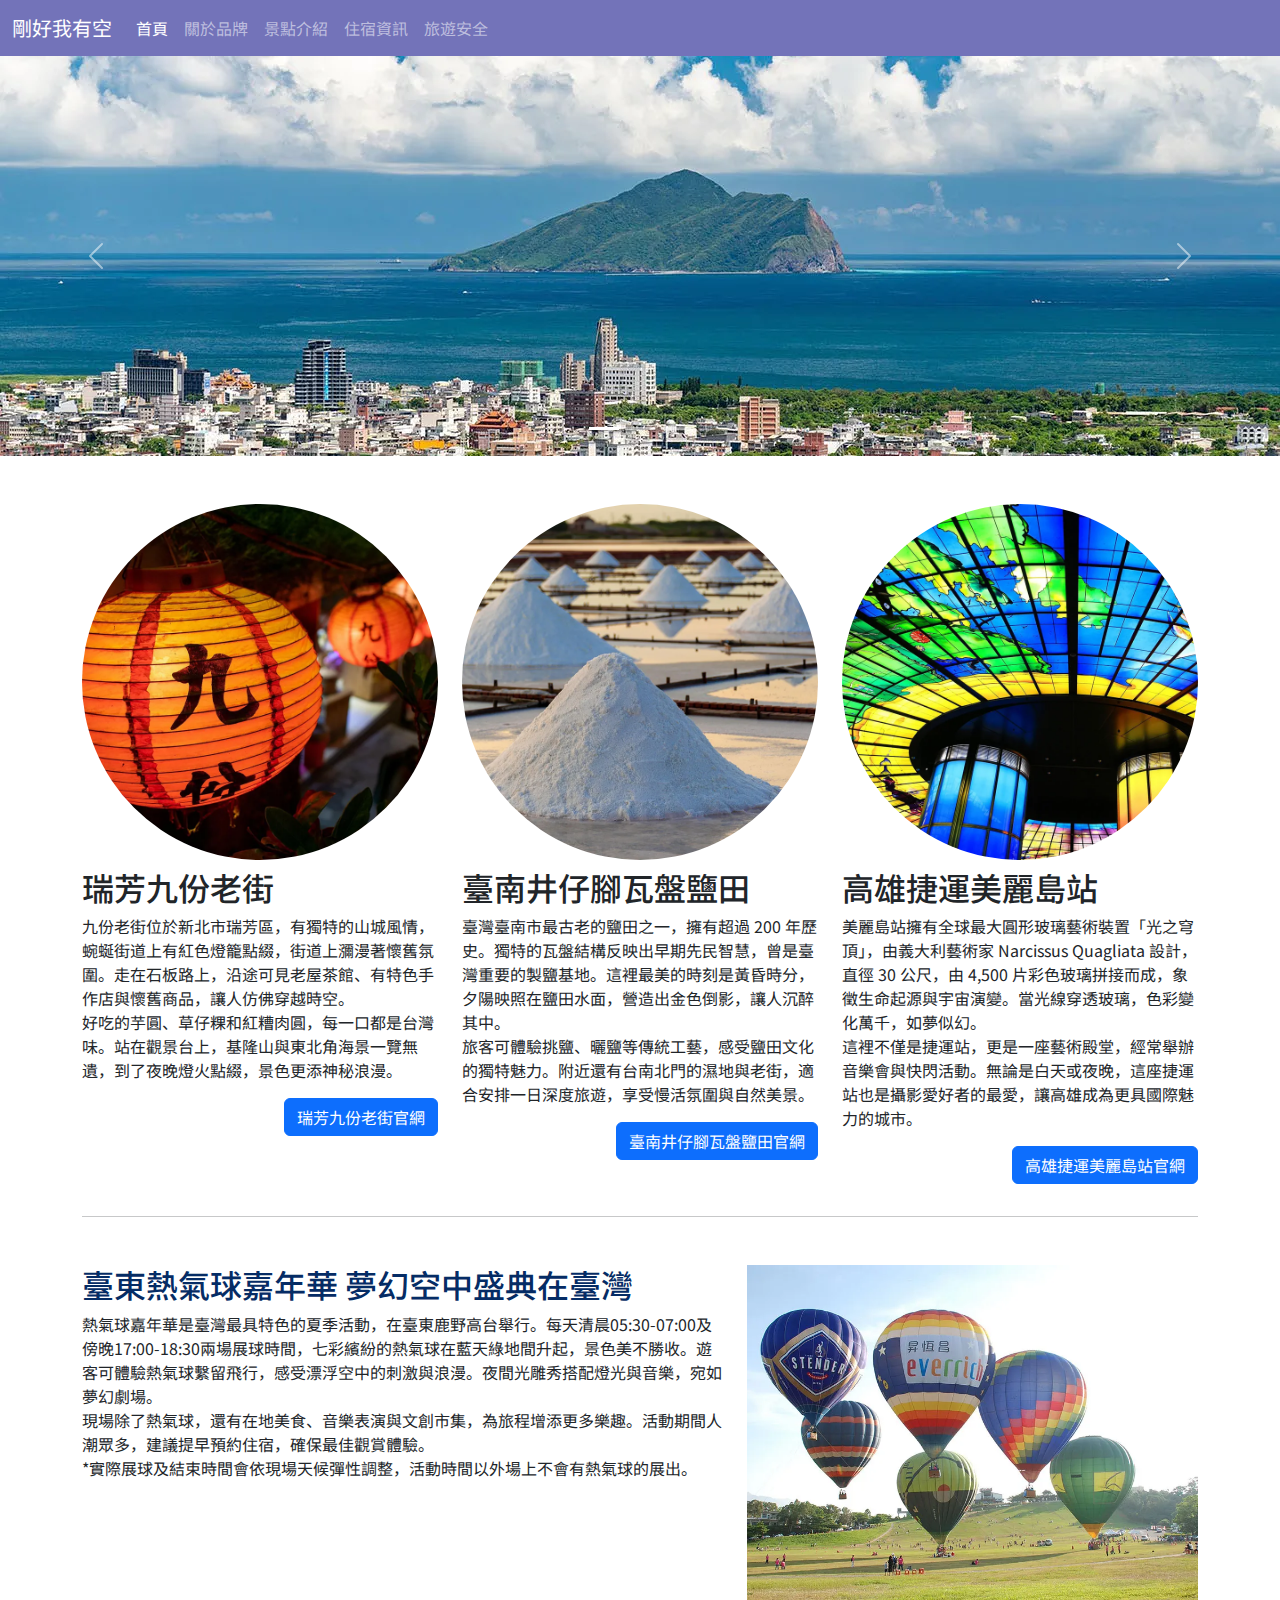
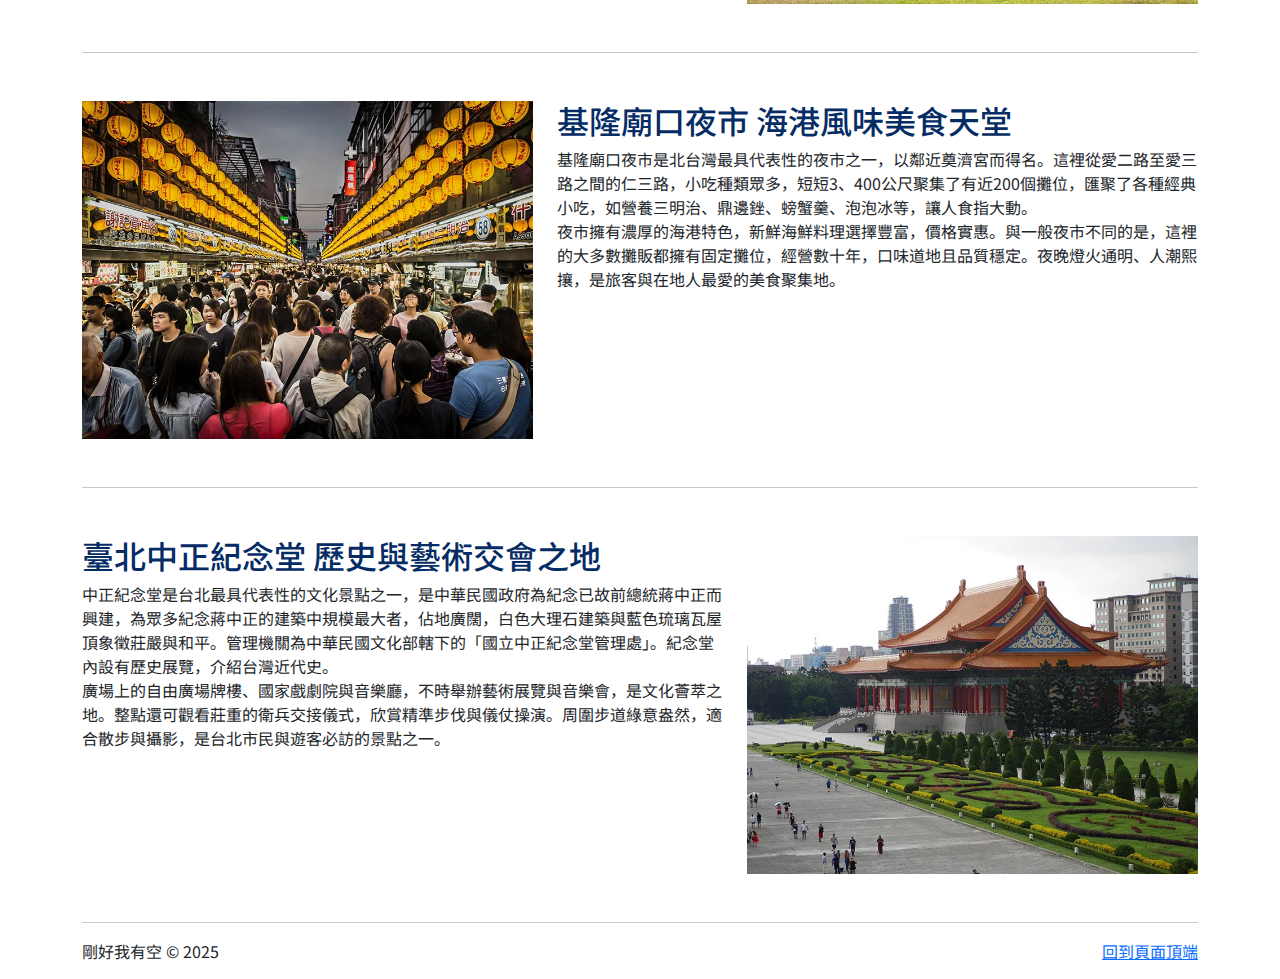
<file: index.html>
<!doctype html>
<!-- 網站/網頁所屬地區的語言為臺灣繁體中文 -->
<html lang="zh-Hant-TW">
  <head>
    <!-- 網頁文字內容編碼 -->
    <meta charset="utf-8">
    <meta name="author" content="剛好我有空">
    <meta name="description" content="臺南瓦盤鹽田擁有 200 年歷史，夕陽映照鹽田水面，旅客可體驗曬鹽工藝，感受鹽田文化。九份老街紅燈籠點綴山城，品嚐芋圓與紅糟肉圓，俯瞰東北角海景，夜景更添浪漫。高雄美麗島站「光之穹頂」色彩絢爛，是攝影與藝術愛好者的天堂。臺東熱氣球嘉年華晨昏升空，美不勝收，夜間光雕秀更夢幻。基隆廟口夜市聚集海港美食，營養三明治與螃蟹羹必嚐。台北中正紀念堂莊嚴宏偉，衛兵交接儀式值得一看，文化氛圍濃厚。">
    <meta name="generator" content="Visual Studio Code">
    <meta name="keywords" content="臺南鹽田,瓦盤鹽田,台南北門,鹽田文化,九份老街,瑞芳九份,九份芋圓,草仔粿,紅糟肉圓,基隆山,東北角海景,美麗島站,光之穹頂,高雄捷運藝術,熱氣球嘉年華,鹿野高台,熱氣球繫留飛行,夜間光雕秀,基隆廟口夜市,營養三明治,鼎邊銼,螃蟹羹,泡泡冰,中正紀念堂,自由廣場,衛兵交接儀式,國家戲劇院,台北景點">
    <!-- 網站favicon -->
     <!-- RWD響應式的瀏覽者裝置螢幕尺寸偵測，再以css做排版，目前使用Bootstrap框架 -->
    <meta name="viewport" content="width=device-width, initial-scale=1">
    <title>剛好我有空-首頁</title>
    <link href="https://cdn.jsdelivr.net/npm/bootstrap@5.3.3/dist/css/bootstrap.min.css" rel="stylesheet" integrity="sha384-QWTKZyjpPEjISv5WaRU9OFeRpok6YctnYmDr5pNlyT2bRjXh0JMhjY6hW+ALEwIH" crossorigin="anonymous">
        <!-- Bootstrap CSS 內容格式化，文字大小色彩 -->
    <link rel="stylesheet" href="css/custom.css">
  </head>
  <!-- GA追蹤分析 -->

  <body>
    <!-- 首頁 -->
    <header>
      <nav class="navbar navbar-expand-lg bg-dark navbar-dark">
        <div class="container-fluid">
          <a class="navbar-brand" href="#">剛好我有空</a>
          <button class="navbar-toggler" type="button" data-bs-toggle="collapse" data-bs-target="#navbarSupportedContent" aria-controls="navbarSupportedContent" aria-expanded="false" aria-label="Toggle navigation">
            <span class="navbar-toggler-icon"></span>
          </button>
          <div class="collapse navbar-collapse" id="navbarSupportedContent">
            <ul class="navbar-nav me-auto mb-2 mb-lg-0">
              <li class="nav-item">
                <a class="nav-link active" aria-current="page" href="index.html">首頁</a>
              </li>
              <li class="nav-item">
                <a class="nav-link" href="about.html">關於品牌</a>
              </li>             <li class="nav-item">
                <a class="nav-link" href="viewpoint.html">景點介紹</a>
              </li>             <li class="nav-item">
                <a class="nav-link" href="hotel.html">住宿資訊</a>
              </li>             <li class="nav-item">
                <a class="nav-link" href="safe.html">旅遊安全</a>
               <!-- 
              </li>             <li class="nav-item">
                <a class="nav-link" href="https://toolkit.url.com.tw/bbs/index.php?email=bbs@trial-158688.url.tw" target="_blank">留言發問</a>
              </li>
                -->
            </ul>
<script async src="https://cse.google.com/cse.js?cx=e13ec5fe604274849">
</script>
<div class="gcse-search"></div>
          </div>
        </div>
      </nav>    
    </header>
    <!-- 主內容 -->
    <main>
      <!-- Bootstrap框架提供Carousel輪播圖，但它的標籤沒有語意 -->
      <div id="carouselExampleIndicators" class="carousel slide">
        <div class="carousel-indicators">
          <button type="button" data-bs-target="#carouselExampleIndicators" data-bs-slide-to="0" class="active" aria-current="true" aria-label="Slide 1"></button>
          <button type="button" data-bs-target="#carouselExampleIndicators" data-bs-slide-to="1" aria-label="Slide 2"></button>
          <button type="button" data-bs-target="#carouselExampleIndicators" data-bs-slide-to="2" aria-label="Slide 3"></button>
        </div>
        <div class="carousel-inner">
          <div class="carousel-item active">
            <img src="images/index/Beiyi-Highway-ok.webp" class="d-block w-100" alt="北宜公路" title="北宜公路" aria-label="北宜公路">
          </div>
          <div class="carousel-item">
            <img src="images/index/green-654402_1920-ok.webp" class="d-block w-100" alt="伯朗大道" title="伯朗大道" aria-label="伯朗大道">
          </div>
          <div class="carousel-item">
            <img src="images/index/sunflower-ok.webp" class="d-block w-100" alt="向日葵花田" title="向日葵花田" aria-label="向日葵花田">
          </div>
        </div>
        <button class="carousel-control-prev" type="button" data-bs-target="#carouselExampleIndicators" data-bs-slide="prev">
          <span class="carousel-control-prev-icon" aria-hidden="true"></span>
          <span class="visually-hidden">Previous</span>
        </button>
        <button class="carousel-control-next" type="button" data-bs-target="#carouselExampleIndicators" data-bs-slide="next">
          <span class="carousel-control-next-icon" aria-hidden="true"></span>
          <span class="visually-hidden">Next</span>
        </button>
      </div>
      <div class="container">
        <div class="row">
          <div class="col-lg-4 order-md-1 mt-5">
            <a href="https://www.twtainan.net/zh-tw/attractions/detail/587/" target="_blank"><img src="images/index/salt-ok.webp" class="rounded-circle w-100" alt="臺南井仔腳瓦盤鹽田即將收成的小鹽山" title="臺南井仔腳瓦盤鹽田即將收成的小鹽山" aria-label="臺南井仔腳瓦盤鹽田即將收成的小鹽山"></a>
            <div class="card-body">
              <h2 class="card-title test-primary-emphasis my-2">臺南井仔腳瓦盤鹽田</h2>
              <p class="card-text">臺灣臺南市最古老的鹽田之一，擁有超過 200 年歷史。獨特的瓦盤結構反映出早期先民智慧，曾是臺灣重要的製鹽基地。這裡最美的時刻是黃昏時分，夕陽映照在鹽田水面，營造出金色倒影，讓人沉醉其中。<br>旅客可體驗挑鹽、曬鹽等傳統工藝，感受鹽田文化的獨特魅力。附近還有台南北門的濕地與老街，適合安排一日深度旅遊，享受慢活氛圍與自然美景。</p>
              <p class="text-end"><a href="https://www.twtainan.net/zh-tw/attractions/detail/587/" target="_blank" class="btn btn-primary" role="button">臺南井仔腳瓦盤鹽田官網</a></p>
            </div>
          </div>
          <div class="col-lg-4 order-md-0 mt-5">
            <a href="https://newtaipei.travel/zh-tw/attractions/detail/109990" target="_blank"><img src="images/index/jiu-fen-ok.webp" class="rounded-circle w-100" alt="瑞芳九份老街的熱鬧街道和紅燈籠" title="瑞芳九份老街的熱鬧街道和紅燈籠" aria-label="瑞芳九份老街的熱鬧街道和紅燈籠"></a>
            <div class="card-body">
              <h2 class="card-title test-primary-emphasis my-2">瑞芳九份老街</h2>
              <p class="card-text">九份老街位於新北市瑞芳區，有獨特的山城風情，蜿蜒街道上有紅色燈籠點綴，街道上瀰漫著懷舊氛圍。走在石板路上，沿途可見老屋茶館、有特色手作店與懷舊商品，讓人仿佛穿越時空。<br>好吃的芋圓、草仔粿和紅糟肉圓，每一口都是台灣味。站在觀景台上，基隆山與東北角海景一覽無遺，到了夜晚燈火點綴，景色更添神秘浪漫。</p>
              <p class="text-end"><a href="https://newtaipei.travel/zh-tw/attractions/detail/109990" target="_blank" class="btn btn-primary" role="button">瑞芳九份老街官網</a></p>
            </div>
          </div>
          <div class="col-lg-4 order-md-2 mt-5">
            <a href="https://bobbyworld.tw/2024-02-02-2852/" target="_blank"><img src="images/index/beautiful-island-ok.webp" class="rounded-circle w-100" alt="全球最美捷運站之一高雄捷運美麗島站" title="全球最美捷運站之一高雄捷運美麗島站" aria-label="全球最美捷運站之一高雄捷運美麗島站"></a>
            <div class="card-body">
              <h2 class="card-title test-primary-emphasis my-2">高雄捷運美麗島站</h2>
              <p class="card-text">美麗島站擁有全球最大圓形玻璃藝術裝置「光之穹頂」，由義大利藝術家 Narcissus Quagliata 設計，直徑 30 公尺，由 4,500 片彩色玻璃拼接而成，象徵生命起源與宇宙演變。當光線穿透玻璃，色彩變化萬千，如夢似幻。<br>這裡不僅是捷運站，更是一座藝術殿堂，經常舉辦音樂會與快閃活動。無論是白天或夜晚，這座捷運站也是攝影愛好者的最愛，讓高雄成為更具國際魅力的城市。</p>
              <p class="text-end"><a href="hhttps://bobbyworld.tw/2024-02-02-2852/" target="_blank" class="btn btn-primary" role="button">高雄捷運美麗島站官網</a></p>
            </div>
          </div>
        </div>
        <hr>
        <div class="row my-5">
          <div class="col-md-7">
            <h2 class="text-primary-emphasis">臺東熱氣球嘉年華<span class="test-muted"> 夢幻空中盛典在臺灣</span></h2>
            <p>熱氣球嘉年華是臺灣最具特色的夏季活動，在臺東鹿野高台舉行。每天清晨05:30-07:00及傍晚17:00-18:30兩場展球時間，七彩繽紛的熱氣球在藍天綠地間升起，景色美不勝收。遊客可體驗熱氣球繫留飛行，感受漂浮空中的刺激與浪漫。夜間光雕秀搭配燈光與音樂，宛如夢幻劇場。<br>現場除了熱氣球，還有在地美食、音樂表演與文創市集，為旅程增添更多樂趣。活動期間人潮眾多，建議提早預約住宿，確保最佳觀賞體驗。<br>*實際展球及結束時間會依現場天候彈性調整，活動時間以外場上不會有熱氣球的展出。</p>
          </div>
          <div class="col-md-5">
            <img src="images/index/hot-air-balloon-ok.webp" alt="臺東鹿野高台熱氣球嘉年華" aria-label="臺東鹿野高台熱氣球嘉年華" title="臺東鹿野高台熱氣球嘉年華" class="img-fluid mx-auto">
          </div>
        </div>
        <hr>
        <div class="row my-5">
          <div class="col-md-7 order-md-1">
            <h2 class="text-primary-emphasis">基隆廟口夜市<span class="test-muted"> 海港風味美食天堂</span></h2>
            <p>基隆廟口夜市是北台灣最具代表性的夜市之一，以鄰近奠濟宮而得名。這裡從愛二路至愛三路之間的仁三路，小吃種類眾多，短短3、400公尺聚集了有近200個攤位，匯聚了各種經典小吃，如營養三明治、鼎邊銼、螃蟹羹、泡泡冰等，讓人食指大動。<br>夜市擁有濃厚的海港特色，新鮮海鮮料理選擇豐富，價格實惠。與一般夜市不同的是，這裡的大多數攤販都擁有固定攤位，經營數十年，口味道地且品質穩定。夜晚燈火通明、人潮熙攘，是旅客與在地人最愛的美食聚集地。</p>
          </div>
          <div class="col-md-5 order-md-0">
            <img src="images/index/night-market-ok.webp" alt="基隆廟口夜市多美食" aria-label="基隆廟口夜市多美食" title="基隆廟口夜市多美食" class="img-fluid mx-auto">
          </div>
        </div>
        <hr>
        <div class="row my-5">
          <div class="col-md-7">
            <h2 class="text-primary-emphasis">臺北中正紀念堂<span class="test-muted"> 歷史與藝術交會之地</span></h2>
            <p>中正紀念堂是台北最具代表性的文化景點之一，是中華民國政府為紀念已故前總統蔣中正而興建，為眾多紀念蔣中正的建築中規模最大者，佔地廣闊，白色大理石建築與藍色琉璃瓦屋頂象徵莊嚴與和平。管理機關為中華民國文化部轄下的「國立中正紀念堂管理處」。紀念堂內設有歷史展覽，介紹台灣近代史。<br>廣場上的自由廣場牌樓、國家戲劇院與音樂廳，不時舉辦藝術展覽與音樂會，是文化薈萃之地。整點還可觀看莊重的衛兵交接儀式，欣賞精準步伐與儀仗操演。周圍步道綠意盎然，適合散步與攝影，是台北市民與遊客必訪的景點之一。</p>
          </div>
          <div class="col-md-5">
            <img src="images/index/Chiang-Kai-Shek-Memorial-Hall-ok.webp" alt="臺北文化地標中正紀念堂" aria-label="臺北文化地標中正紀念堂" title="臺北文化地標中正紀念堂" class="img-fluid mx-auto">
          </div>
        </div>
        <hr>
      </div>
      <footer class="container">
        <p class="float-end"><a href="#top">回到頁面頂端</a></p>
        <p>剛好我有空 &copy; 2025</p>
      </footer>
    </main>
    <!-- Bootstrap JS 互動，如輪播圖 -->
    <script src="https://cdn.jsdelivr.net/npm/bootstrap@5.3.3/dist/js/bootstrap.bundle.min.js" integrity="sha384-YvpcrYf0tY3lHB60NNkmXc5s9fDVZLESaAA55NDzOxhy9GkcIdslK1eN7N6jIeHz" crossorigin="anonymous"></script>
  </body>
</html>
</file>
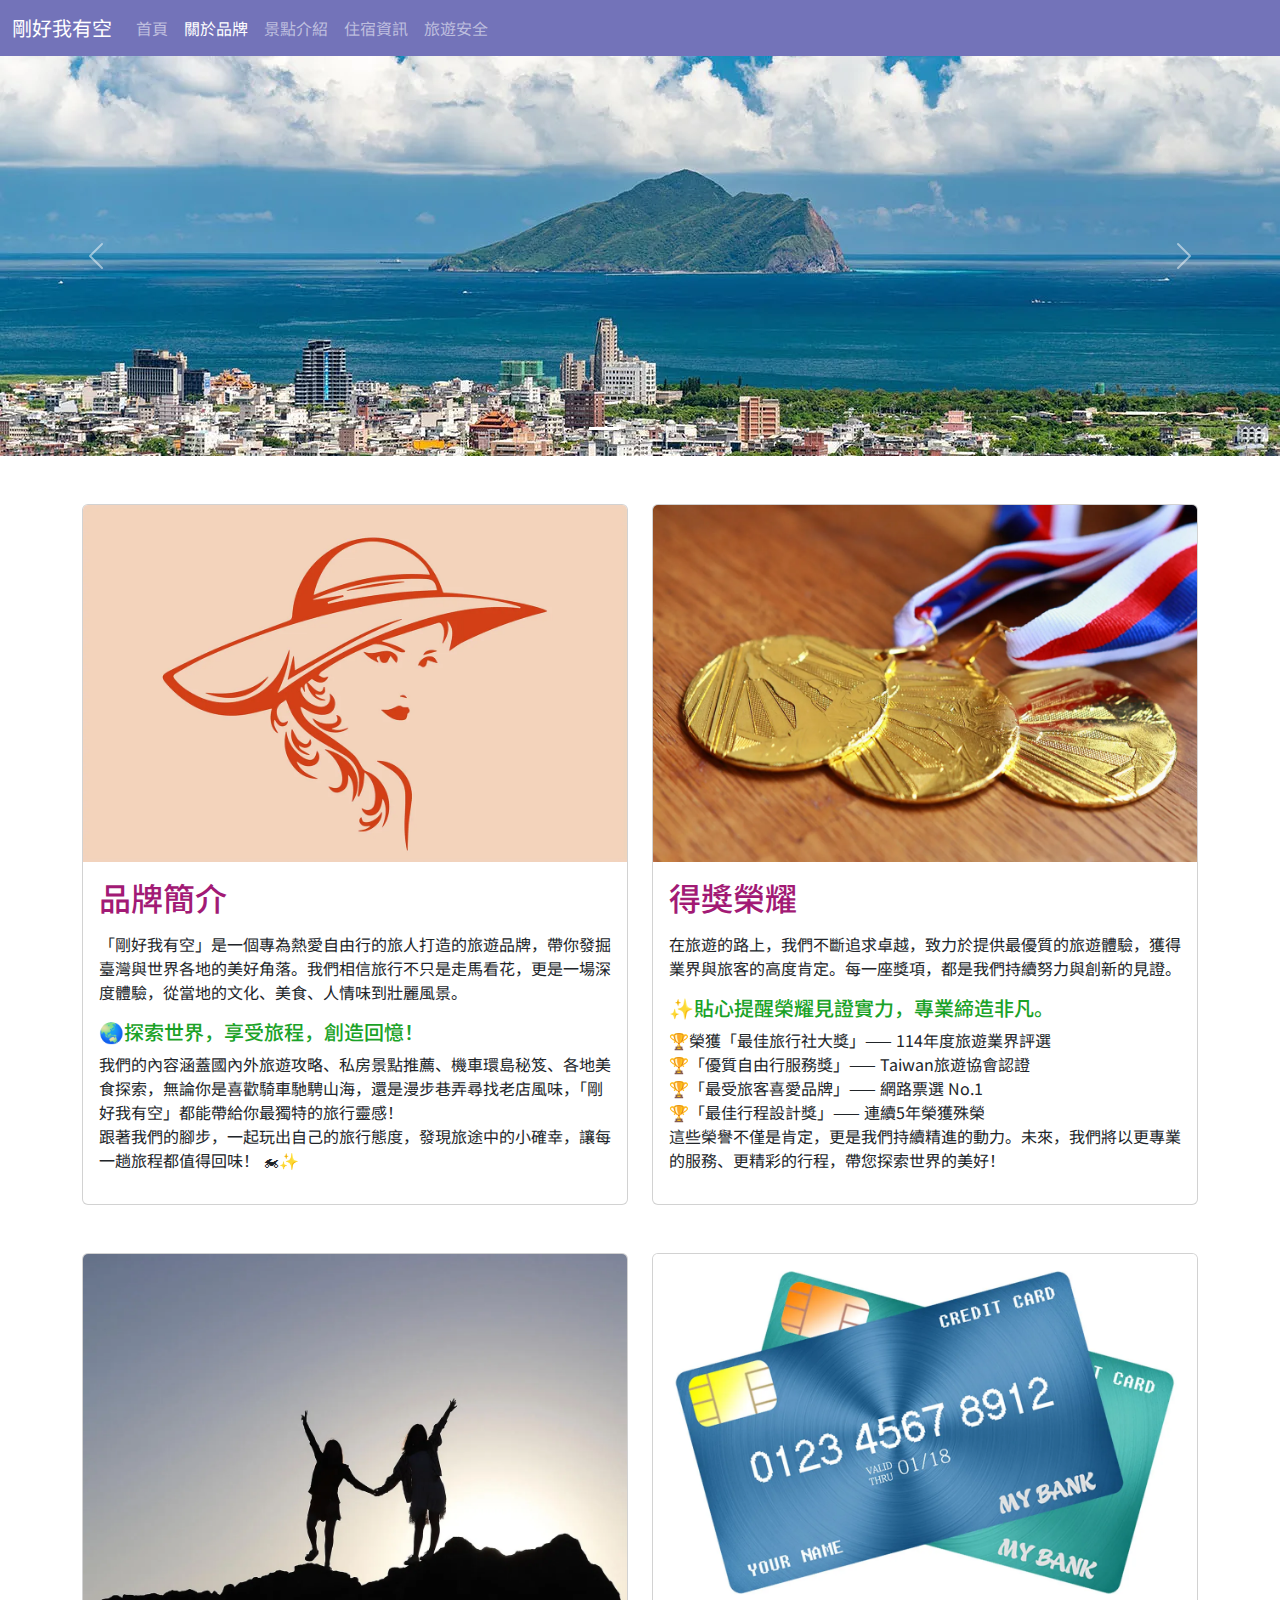
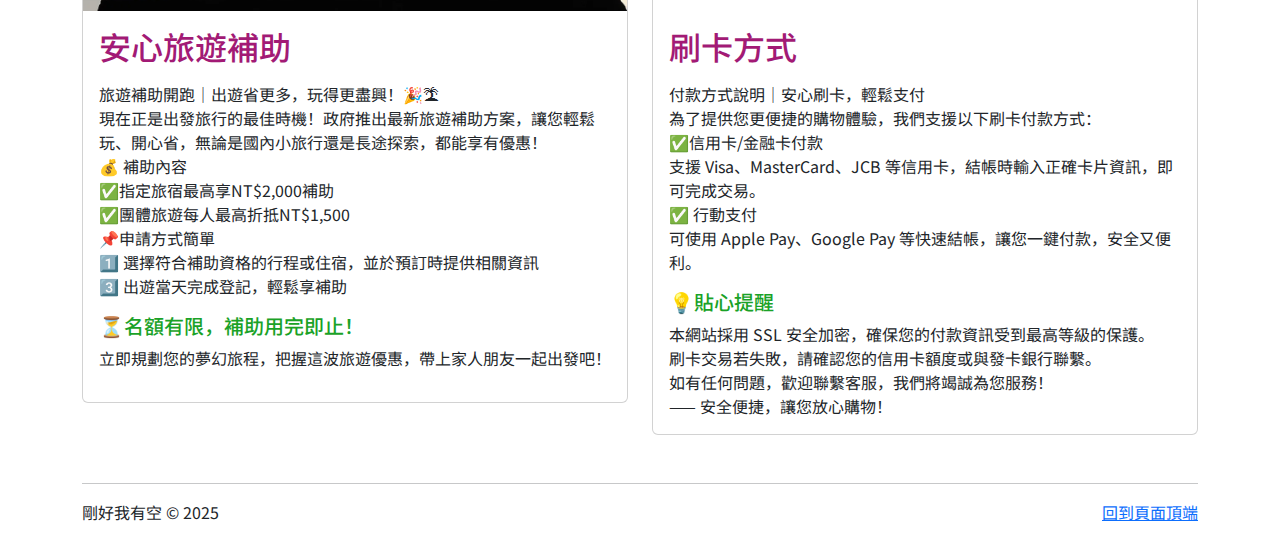
<file: about.html>
<!doctype html>
<!-- 網站/網頁所屬地區的語言為臺灣繁體中文 -->
<html lang="zh-Hant-TW">
  <head>
    <!-- 網頁文字內容編碼 -->
    <meta charset="utf-8">
    <meta name="author" content="剛好我有空">
    <meta name="description" content="「剛好我有空」專為自由行旅人打造，提供國內外旅遊攻略、機車環島秘笈、美食探索與私房景點推薦，帶你深度體驗旅行樂趣。品牌榮獲多項旅遊大獎，服務專業可靠。旅遊補助開跑，指定旅宿最高折抵 NT$2,000，名額有限，快把握優惠！支援信用卡與行動支付，SSL安全加密，確保交易安全。立即規劃夢幻旅程，發掘世界美好，跟著「剛好我有空」一起探索，讓每次旅行都充滿驚喜與回憶！">
    <meta name="generator" content="Visual Studio Code">
    <meta name="keywords" content="剛好我有空,自由行,旅遊品牌,臺灣旅遊,國外旅遊,旅遊攻略,私房景點,機車環島,美食探索,旅行靈感,深度旅遊,旅遊補助,旅遊優惠,最佳旅行社大獎,自由行服務獎,最受旅客喜愛品牌,最佳行程設計獎,旅遊補助方案,旅遊補助申請,信用卡付款,行動支付,Apple Pay,Google Pay,SSL安全加密,安心刷卡,旅遊預訂,夢幻旅程,機車旅行,老店美食,風景推薦,旅遊規劃">
    <!-- 網站favicon -->
     <!-- RWD響應式的瀏覽者裝置螢幕尺寸偵測，再以css做排版，目前使用Bootstrap框架 -->
    <meta name="viewport" content="width=device-width, initial-scale=1">
    <title>剛好我有空-關於品牌</title>
    <link href="https://cdn.jsdelivr.net/npm/bootstrap@5.3.3/dist/css/bootstrap.min.css" rel="stylesheet" integrity="sha384-QWTKZyjpPEjISv5WaRU9OFeRpok6YctnYmDr5pNlyT2bRjXh0JMhjY6hW+ALEwIH" crossorigin="anonymous">
        <!-- Bootstrap CSS 內容格式化，文字大小色彩 -->
    <link rel="stylesheet" href="css/custom.css">
  </head>
  <!-- GA追蹤分析 -->

  <body>
    <!-- 首頁 -->
    <header>
      <nav class="navbar navbar-expand-lg bg-dark navbar-dark">
        <div class="container-fluid">
          <a class="navbar-brand" href="#">剛好我有空</a>
          <button class="navbar-toggler" type="button" data-bs-toggle="collapse" data-bs-target="#navbarSupportedContent" aria-controls="navbarSupportedContent" aria-expanded="false" aria-label="Toggle navigation">
            <span class="navbar-toggler-icon"></span>
          </button>
          <div class="collapse navbar-collapse" id="navbarSupportedContent">
            <ul class="navbar-nav me-auto mb-2 mb-lg-0">
              <li class="nav-item">
                <a class="nav-link" href="index.html">首頁</a>
              </li>
              <li class="nav-item">
                <a class="nav-link active" aria-current="page" href="about.html">關於品牌</a>
              </li>             <li class="nav-item">
                <a class="nav-link" href="viewpoint.html">景點介紹</a>
              </li>             <li class="nav-item">
                <a class="nav-link" href="hotel.html">住宿資訊</a>
              </li>             <li class="nav-item">
                <a class="nav-link" href="safe.html">旅遊安全</a>
              <!--  
              </li>             <li class="nav-item">
                <a class="nav-link" href="https://toolkit.url.com.tw/bbs/index.php?email=bbs@trial-158688.url.tw" target="_blank">留言發問</a>
              </li>
              -->
            </ul>
<script async src="https://cse.google.com/cse.js?cx=e13ec5fe604274849">
</script>
<div class="gcse-search"></div>
          </div>
        </div>
      </nav>    
    </header>
    <!-- 主內容 -->
    <main>
      <!-- Bootstrap框架提供Carousel輪播圖，但它的標籤沒有語意 -->
      <div id="carouselExampleIndicators" class="carousel slide">
        <div class="carousel-indicators">
          <button type="button" data-bs-target="#carouselExampleIndicators" data-bs-slide-to="0" class="active" aria-current="true" aria-label="Slide 1"></button>
          <button type="button" data-bs-target="#carouselExampleIndicators" data-bs-slide-to="1" aria-label="Slide 2"></button>
          <button type="button" data-bs-target="#carouselExampleIndicators" data-bs-slide-to="2" aria-label="Slide 3"></button>
        </div>
        <div class="carousel-inner">
          <div class="carousel-item active">
            <img src="images/index/Beiyi-Highway-ok.webp" class="d-block w-100" alt="北宜公路" title="北宜公路" aria-label="北宜公路">
          </div>
          <div class="carousel-item">
            <img src="images/index/green-654402_1920-ok.webp" class="d-block w-100" alt="伯朗大道" title="伯朗大道" aria-label="伯朗大道">
          </div>
          <div class="carousel-item">
            <img src="images/index/sunflower-ok.webp" class="d-block w-100" alt="向日葵花田" title="向日葵花田" aria-label="向日葵花田">
          </div>
        </div>
        <button class="carousel-control-prev" type="button" data-bs-target="#carouselExampleIndicators" data-bs-slide="prev">
          <span class="carousel-control-prev-icon" aria-hidden="true"></span>
          <span class="visually-hidden">Previous</span>
        </button>
        <button class="carousel-control-next" type="button" data-bs-target="#carouselExampleIndicators" data-bs-slide="next">
          <span class="carousel-control-next-icon" aria-hidden="true"></span>
          <span class="visually-hidden">Next</span>
        </button>
      </div>
      <div class="container">
        <div class="row">
          <div class="col-lg-6">
            <div class="card mt-5">
              <img src="images/about/woman-ok-1280840.webp" class="card-img-top" alt="剛好我有空Logo" title="剛好我有空Logo" aria-label="剛好我有空Logo">
              <div class="card-body">
                <h2 class="text-purple mb-3">品牌簡介</h2>
                <p class="card-text">「剛好我有空」是一個專為熱愛自由行的旅人打造的旅遊品牌，帶你發掘臺灣與世界各地的美好角落。我們相信旅行不只是走馬看花，更是一場深度體驗，從當地的文化、美食、人情味到壯麗風景。</p>
                <h5 class="text-green">🌏探索世界，享受旅程，創造回憶！</h5> 
                <p>我們的內容涵蓋國內外旅遊攻略、私房景點推薦、機車環島秘笈、各地美食探索，無論你是喜歡騎車馳騁山海，還是漫步巷弄尋找老店風味，「剛好我有空」都能帶給你最獨特的旅行靈感！<br>跟著我們的腳步，一起玩出自己的旅行態度，發現旅途中的小確幸，讓每一趟旅程都值得回味！ 🏍✨</p>
              </div>
            </div>
          </div>
          <div class="col-lg-6">
            <div class="card mt-5">
              <img src="images/about/tournament-ok-1280840.webp" class="card-img-top" alt="得獎榮耀" title="得獎榮耀" aria-label="得獎榮耀">
              <div class="card-body">
                <h2 class="text-purple mb-3">得獎榮耀</h2>
                <p class="card-text">在旅遊的路上，我們不斷追求卓越，致力於提供最優質的旅遊體驗，獲得業界與旅客的高度肯定。每一座獎項，都是我們持續努力與創新的見證。</p>
                <h5 class="text-green">✨貼心提醒榮耀見證實力，專業締造非凡。</h5>
                <p>🏆榮獲「最佳旅行社大獎」—— 114年度旅遊業界評選<br>🏆「優質自由行服務獎」—— Taiwan旅遊協會認證<br>🏆「最受旅客喜愛品牌」—— 網路票選 No.1<br>🏆「最佳行程設計獎」—— 連續5年榮獲殊榮<br>這些榮譽不僅是肯定，更是我們持續精進的動力。未來，我們將以更專業的服務、更精彩的行程，帶您探索世界的美好！</p>
              </div>
            </div>
          </div>
        </div>
        <div class="row mb-5">
          <div class="col-lg-6">
            <div class="card mt-5">
              <img src="images/about/against-light-ok-1280840.webp" class="card-img-top" alt="安心旅遊補助" title="安心旅遊補助" aria-label="安心旅遊補助">
              <div class="card-body">
                <h2 class="text-purple mb-3">安心旅遊補助</h2>
                <p class="card-text">旅遊補助開跑｜出遊省更多，玩得更盡興！🎉🏝<br>現在正是出發旅行的最佳時機！政府推出最新旅遊補助方案，讓您輕鬆玩、開心省，無論是國內小旅行還是長途探索，都能享有優惠！<br>💰 補助內容<br>✅指定旅宿最高享NT$2,000補助<br>✅團體旅遊每人最高折抵NT$1,500<br>📌申請方式簡單<br> 1️⃣ 選擇符合補助資格的行程或住宿，並於預訂時提供相關資訊<br> 3️⃣ 出遊當天完成登記，輕鬆享補助</p>
                <h5 class="text-green">⏳名額有限，補助用完即止！</h5>
                <p>立即規劃您的夢幻旅程，把握這波旅遊優惠，帶上家人朋友一起出發吧！</p>
              </div>
            </div>
          </div>
          <div class="col-lg-6">
            <div class="card mt-5">
              <img src="images/about/card-ok-1280840.webp" class="card-img-top" alt="刷卡方式" title="刷卡方式" aria-label="刷卡方式">
              <div class="card-body">
                <h2 class="text-purple mb-3">刷卡方式</h2>
                <p class="card-text">付款方式說明｜安心刷卡，輕鬆支付<br>為了提供您更便捷的購物體驗，我們支援以下刷卡付款方式：<br>✅信用卡/金融卡付款<br>支援 Visa、MasterCard、JCB 等信用卡，結帳時輸入正確卡片資訊，即可完成交易。<br>✅ 行動支付<br>可使用 Apple Pay、Google Pay 等快速結帳，讓您一鍵付款，安全又便利。</p>
                <h5 class="text-green">💡貼心提醒</h5>
                <p class="card-text">本網站採用 SSL 安全加密，確保您的付款資訊受到最高等級的保護。<br>刷卡交易若失敗，請確認您的信用卡額度或與發卡銀行聯繫。<br>如有任何問題，歡迎聯繫客服，我們將竭誠為您服務！<br> —— 安全便捷，讓您放心購物！</p>
              </div>
            </div>
          </div>
        </div>
        <hr>
      </div>
      <footer class="container">
        <p class="float-end"><a href="#top">回到頁面頂端</a></p>
        <p>剛好我有空 &copy; 2025</p>
      </footer>
    </main>
    <!-- Bootstrap JS 互動，如輪播圖 -->
    <script src="https://cdn.jsdelivr.net/npm/bootstrap@5.3.3/dist/js/bootstrap.bundle.min.js" integrity="sha384-YvpcrYf0tY3lHB60NNkmXc5s9fDVZLESaAA55NDzOxhy9GkcIdslK1eN7N6jIeHz" crossorigin="anonymous"></script>
  </body>
</html>
</file>
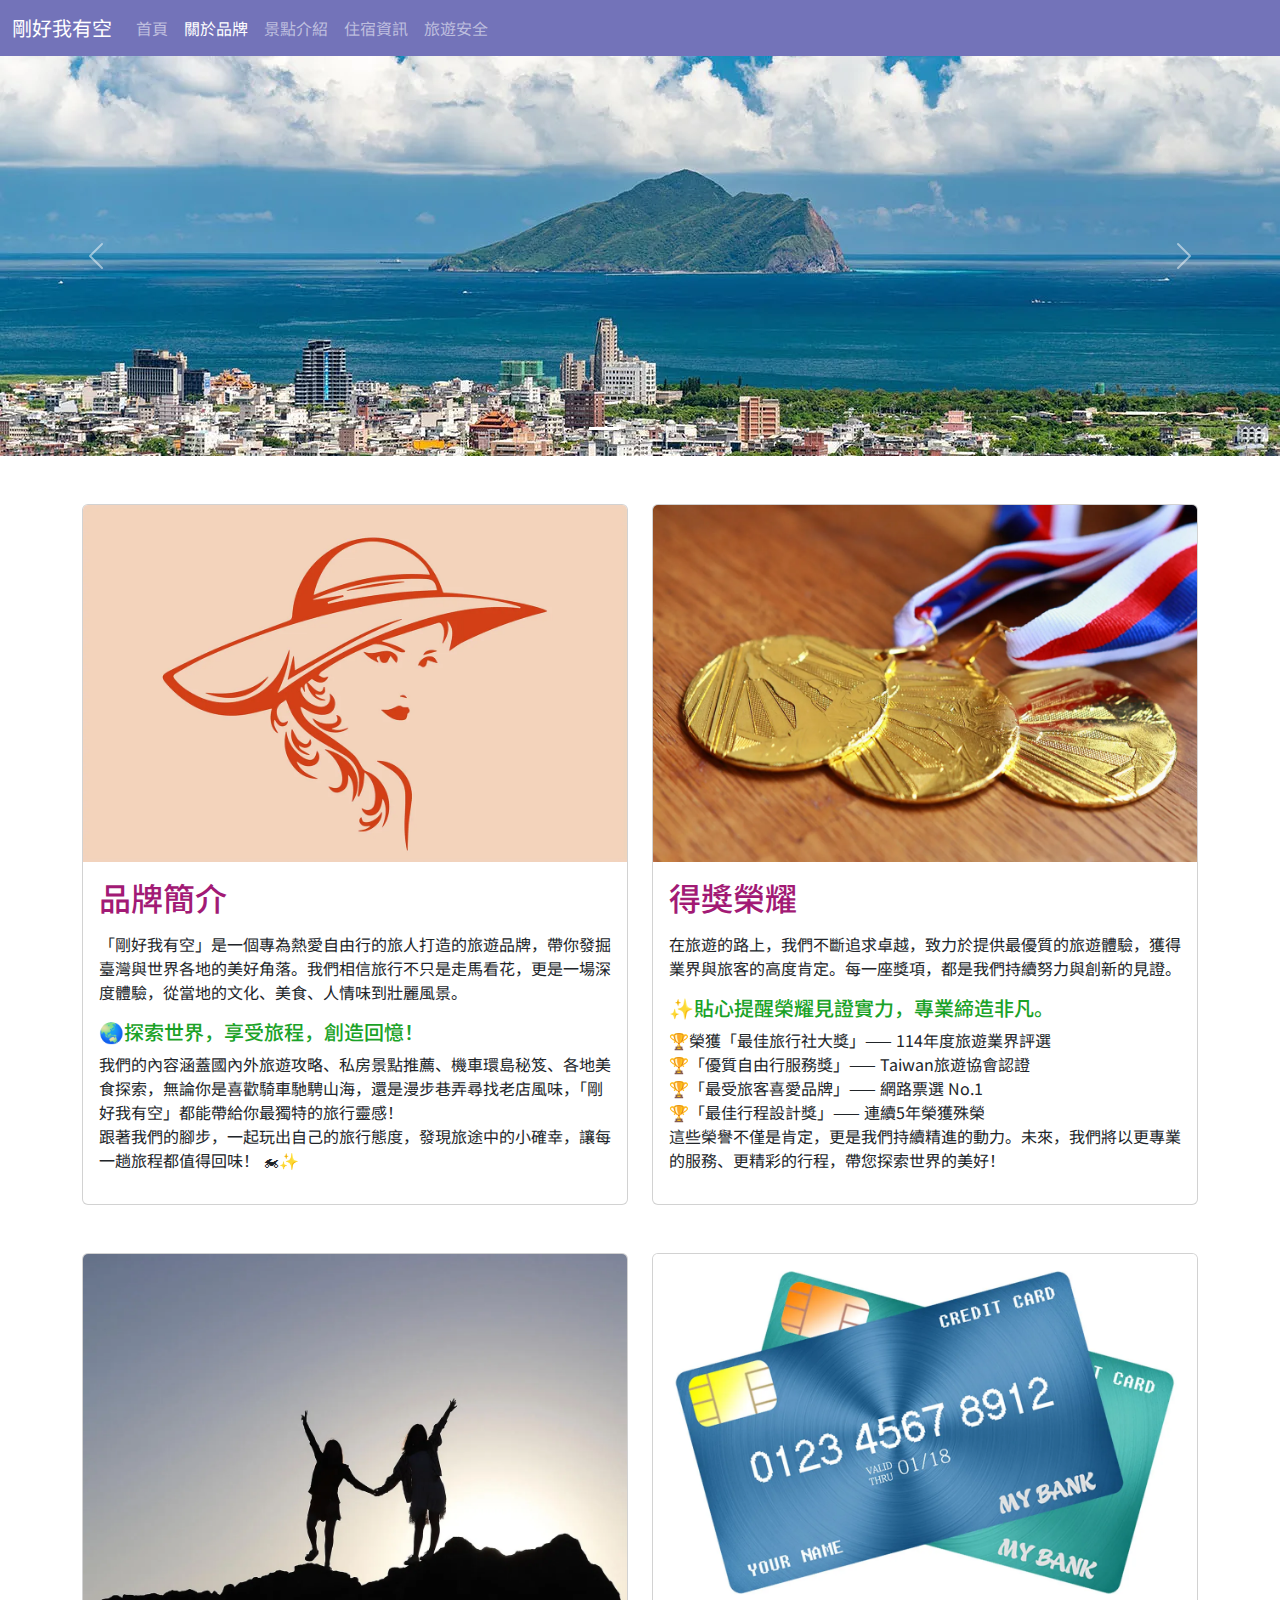
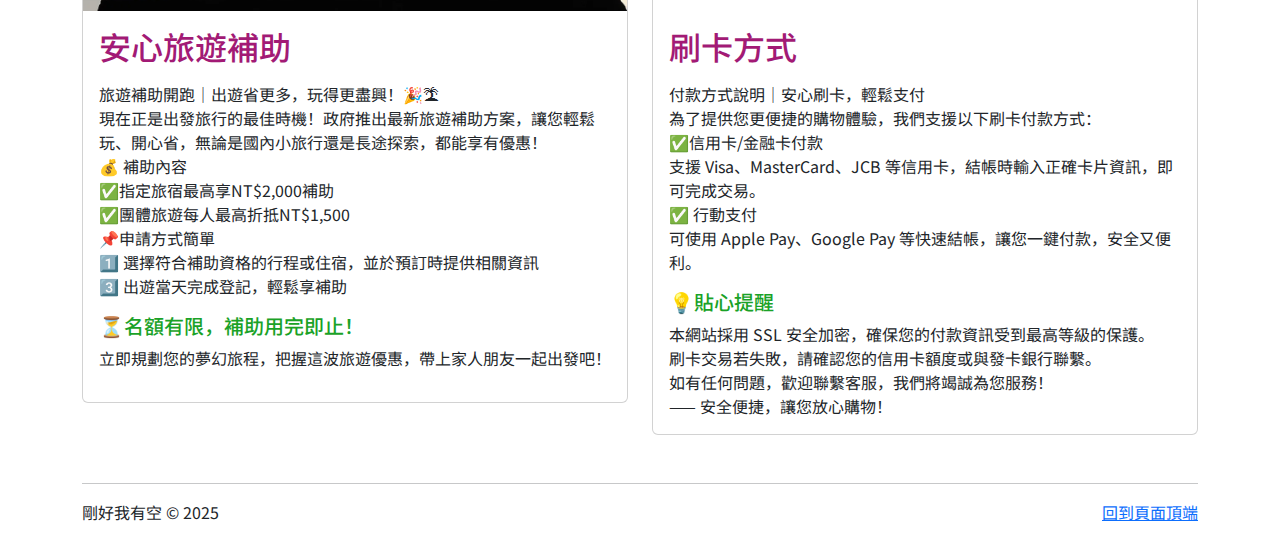
<file: viewpoint.html>
<!doctype html>
<!-- 網站/網頁所屬地區的語言為臺灣繁體中文 -->
<html lang="zh-Hant-TW">
  <head>
    <!-- 網頁文字內容編碼 -->
    <meta charset="utf-8">
    <meta name="author" content="剛好我有空">
    <meta name="description" content="「剛好我有空」專為自由行旅人打造，提供國內外旅遊攻略、機車環島秘笈、美食探索與私房景點推薦，帶你深度體驗旅行樂趣。品牌榮獲多項旅遊大獎，服務專業可靠。旅遊補助開跑，指定旅宿最高折抵 NT$2,000，名額有限，快把握優惠！支援信用卡與行動支付，SSL安全加密，確保交易安全。立即規劃夢幻旅程，發掘世界美好，跟著「剛好我有空」一起探索，讓每次旅行都充滿驚喜與回憶！">
    <meta name="generator" content="Visual Studio Code">
    <meta name="keywords" content="剛好我有空,自由行,旅遊品牌,臺灣旅遊,國外旅遊,旅遊攻略,私房景點,機車環島,美食探索,旅行靈感,深度旅遊,旅遊補助,旅遊優惠,最佳旅行社大獎,自由行服務獎,最受旅客喜愛品牌,最佳行程設計獎,旅遊補助方案,旅遊補助申請,信用卡付款,行動支付,Apple Pay,Google Pay,SSL安全加密,安心刷卡,旅遊預訂,夢幻旅程,機車旅行,老店美食,風景推薦,旅遊規劃">
    <!-- 網站favicon -->
     <!-- RWD響應式的瀏覽者裝置螢幕尺寸偵測，再以css做排版，目前使用Bootstrap框架 -->
    <meta name="viewport" content="width=device-width, initial-scale=1">
    <title>剛好我有空-關於品牌</title>
    <link href="https://cdn.jsdelivr.net/npm/bootstrap@5.3.3/dist/css/bootstrap.min.css" rel="stylesheet" integrity="sha384-QWTKZyjpPEjISv5WaRU9OFeRpok6YctnYmDr5pNlyT2bRjXh0JMhjY6hW+ALEwIH" crossorigin="anonymous">
        <!-- Bootstrap CSS 內容格式化，文字大小色彩 -->
    <link rel="stylesheet" href="css/custom.css"> 
  </head>
  <!-- GA追蹤分析 -->

  <body>
    <!-- 首頁 -->
    <header>
      <nav class="navbar navbar-expand-lg bg-dark navbar-dark">
        <div class="container-fluid">
          <a class="navbar-brand" href="#">剛好我有空</a>
          <button class="navbar-toggler" type="button" data-bs-toggle="collapse" data-bs-target="#navbarSupportedContent" aria-controls="navbarSupportedContent" aria-expanded="false" aria-label="Toggle navigation">
            <span class="navbar-toggler-icon"></span>
          </button>
          <div class="collapse navbar-collapse" id="navbarSupportedContent">
            <ul class="navbar-nav me-auto mb-2 mb-lg-0">
              <li class="nav-item">
                <a class="nav-link" href="index.html">首頁</a>
              </li>
              <li class="nav-item">
                <a class="nav-link active" aria-current="page" href="about.html">關於品牌</a>
              </li>             <li class="nav-item">
                <a class="nav-link" href="viewpoint.html">景點介紹</a>
              </li>             <li class="nav-item">
                <a class="nav-link" href="hotel.html">住宿資訊</a>
              </li>             <li class="nav-item">
                <a class="nav-link" href="safe.html">旅遊安全</a>
             <!--  
              </li>             <li class="nav-item">
                <a class="nav-link" href="https://toolkit.url.com.tw/bbs/index.php?email=bbs@trial-158688.url.tw" target="_blank">留言發問</a>
              </li>
              -->
            </ul>
<script async src="https://cse.google.com/cse.js?cx=e13ec5fe604274849">
</script>
<div class="gcse-search"></div>
          </div>
        </div>
      </nav>    
    </header>
    <!-- 主內容 -->
    <main>
      <!-- Bootstrap框架提供Carousel輪播圖，但它的標籤沒有語意 -->
      <div id="carouselExampleIndicators" class="carousel slide">
        <div class="carousel-indicators">
          <button type="button" data-bs-target="#carouselExampleIndicators" data-bs-slide-to="0" class="active" aria-current="true" aria-label="Slide 1"></button>
          <button type="button" data-bs-target="#carouselExampleIndicators" data-bs-slide-to="1" aria-label="Slide 2"></button>
          <button type="button" data-bs-target="#carouselExampleIndicators" data-bs-slide-to="2" aria-label="Slide 3"></button>
        </div>
        <div class="carousel-inner">
          <div class="carousel-item active">
            <img src="images/index/Beiyi-Highway-ok.webp" class="d-block w-100" alt="北宜公路" title="北宜公路" aria-label="北宜公路">
          </div>
          <div class="carousel-item">
            <img src="images/index/green-654402_1920-ok.webp" class="d-block w-100" alt="伯朗大道" title="伯朗大道" aria-label="伯朗大道">
          </div>
          <div class="carousel-item">
            <img src="images/index/sunflower-ok.webp" class="d-block w-100" alt="向日葵花田" title="向日葵花田" aria-label="向日葵花田">
          </div>
        </div>
        <button class="carousel-control-prev" type="button" data-bs-target="#carouselExampleIndicators" data-bs-slide="prev">
          <span class="carousel-control-prev-icon" aria-hidden="true"></span>
          <span class="visually-hidden">Previous</span>
        </button>
        <button class="carousel-control-next" type="button" data-bs-target="#carouselExampleIndicators" data-bs-slide="next">
          <span class="carousel-control-next-icon" aria-hidden="true"></span>
          <span class="visually-hidden">Next</span>
        </button>
      </div>
      <div class="container">
        <div class="row">
          <div class="col-lg-6">
            <div class="card mt-5">
              <img src="images/about/woman-ok-1280840.webp" class="card-img-top" alt="剛好我有空Logo" title="剛好我有空Logo" aria-label="剛好我有空Logo">
              <div class="card-body">
                <h2 class="text-purple mb-3">品牌簡介</h2>
                <p class="card-text">「剛好我有空」是一個專為熱愛自由行的旅人打造的旅遊品牌，帶你發掘臺灣與世界各地的美好角落。我們相信旅行不只是走馬看花，更是一場深度體驗，從當地的文化、美食、人情味到壯麗風景。</p>
                <h5 class="text-green">🌏探索世界，享受旅程，創造回憶！</h5> 
                <p>我們的內容涵蓋國內外旅遊攻略、私房景點推薦、機車環島秘笈、各地美食探索，無論你是喜歡騎車馳騁山海，還是漫步巷弄尋找老店風味，「剛好我有空」都能帶給你最獨特的旅行靈感！<br>跟著我們的腳步，一起玩出自己的旅行態度，發現旅途中的小確幸，讓每一趟旅程都值得回味！ 🏍✨</p>
              </div>
            </div>
          </div>
          <div class="col-lg-6">
            <div class="card mt-5">
              <img src="images/about/tournament-ok-1280840.webp" class="card-img-top" alt="得獎榮耀" title="得獎榮耀" aria-label="得獎榮耀">
              <div class="card-body">
                <h2 class="text-purple mb-3">得獎榮耀</h2>
                <p class="card-text">在旅遊的路上，我們不斷追求卓越，致力於提供最優質的旅遊體驗，獲得業界與旅客的高度肯定。每一座獎項，都是我們持續努力與創新的見證。</p>
                <h5 class="text-green">✨貼心提醒榮耀見證實力，專業締造非凡。</h5>
                <p>🏆榮獲「最佳旅行社大獎」—— 114年度旅遊業界評選<br>🏆「優質自由行服務獎」—— Taiwan旅遊協會認證<br>🏆「最受旅客喜愛品牌」—— 網路票選 No.1<br>🏆「最佳行程設計獎」—— 連續5年榮獲殊榮<br>這些榮譽不僅是肯定，更是我們持續精進的動力。未來，我們將以更專業的服務、更精彩的行程，帶您探索世界的美好！</p>
              </div>
            </div>
          </div>
        </div>
        <div class="row mb-5">
          <div class="col-lg-6">
            <div class="card mt-5">
              <img src="images/about/against-light-ok-1280840.webp" class="card-img-top" alt="安心旅遊補助" title="安心旅遊補助" aria-label="安心旅遊補助">
              <div class="card-body">
                <h2 class="text-purple mb-3">安心旅遊補助</h2>
                <p class="card-text">旅遊補助開跑｜出遊省更多，玩得更盡興！🎉🏝<br>現在正是出發旅行的最佳時機！政府推出最新旅遊補助方案，讓您輕鬆玩、開心省，無論是國內小旅行還是長途探索，都能享有優惠！<br>💰 補助內容<br>✅指定旅宿最高享NT$2,000補助<br>✅團體旅遊每人最高折抵NT$1,500<br>📌申請方式簡單<br> 1️⃣ 選擇符合補助資格的行程或住宿，並於預訂時提供相關資訊<br> 3️⃣ 出遊當天完成登記，輕鬆享補助</p>
                <h5 class="text-green">⏳名額有限，補助用完即止！</h5>
                <p>立即規劃您的夢幻旅程，把握這波旅遊優惠，帶上家人朋友一起出發吧！</p>
              </div>
            </div>
          </div>
          <div class="col-lg-6">
            <div class="card mt-5">
              <img src="images/about/card-ok-1280840.webp" class="card-img-top" alt="刷卡方式" title="刷卡方式" aria-label="刷卡方式">
              <div class="card-body">
                <h2 class="text-purple mb-3">刷卡方式</h2>
                <p class="card-text">付款方式說明｜安心刷卡，輕鬆支付<br>為了提供您更便捷的購物體驗，我們支援以下刷卡付款方式：<br>✅信用卡/金融卡付款<br>支援 Visa、MasterCard、JCB 等信用卡，結帳時輸入正確卡片資訊，即可完成交易。<br>✅ 行動支付<br>可使用 Apple Pay、Google Pay 等快速結帳，讓您一鍵付款，安全又便利。</p>
                <h5 class="text-green">💡貼心提醒</h5>
                <p class="card-text">本網站採用 SSL 安全加密，確保您的付款資訊受到最高等級的保護。<br>刷卡交易若失敗，請確認您的信用卡額度或與發卡銀行聯繫。<br>如有任何問題，歡迎聯繫客服，我們將竭誠為您服務！<br> —— 安全便捷，讓您放心購物！</p>
              </div>
            </div>
          </div>
        </div>
        <hr>
      </div>
      <footer class="container">
        <p class="float-end"><a href="#top">回到頁面頂端</a></p>
        <p>剛好我有空 &copy; 2025</p>
      </footer>
    </main>
    <!-- Bootstrap JS 互動，如輪播圖 -->
    <script src="https://cdn.jsdelivr.net/npm/bootstrap@5.3.3/dist/js/bootstrap.bundle.min.js" integrity="sha384-YvpcrYf0tY3lHB60NNkmXc5s9fDVZLESaAA55NDzOxhy9GkcIdslK1eN7N6jIeHz" crossorigin="anonymous"></script>
  </body>
</html>
</file>
<file: css/custom.css>
@import url('https://fonts.googleapis.com/css2?family=Noto+Sans+SC:wght@300&display=swap');
body {font-family:"微軟正黑體","Noto Sans SC", sans-serif;}
/* 變更整體文字大小 html {font-size: 32px;} */

/* 變更個別文字大小 
h5 {font-size: 2rem;}*/

:root,
[data-bs-theme=dark]{
    --bs-dark-rgb: 115, 115, 185;
}
/* 紫色文字 */
.text-purple{color: rgb(162, 26, 117);}
/* 綠色文字 */
.text-green{color: rgb(26, 162, 39);}
/* 橘色文字 */
.text-orange{color: rgb(255, 165, 0);}
/* 紅字文字 */
.test-red{color: rgb(255, 0, 0);}
/* 藍色文字 */
.test-blue{color: rgb(0, 0, 255);}
</file>
